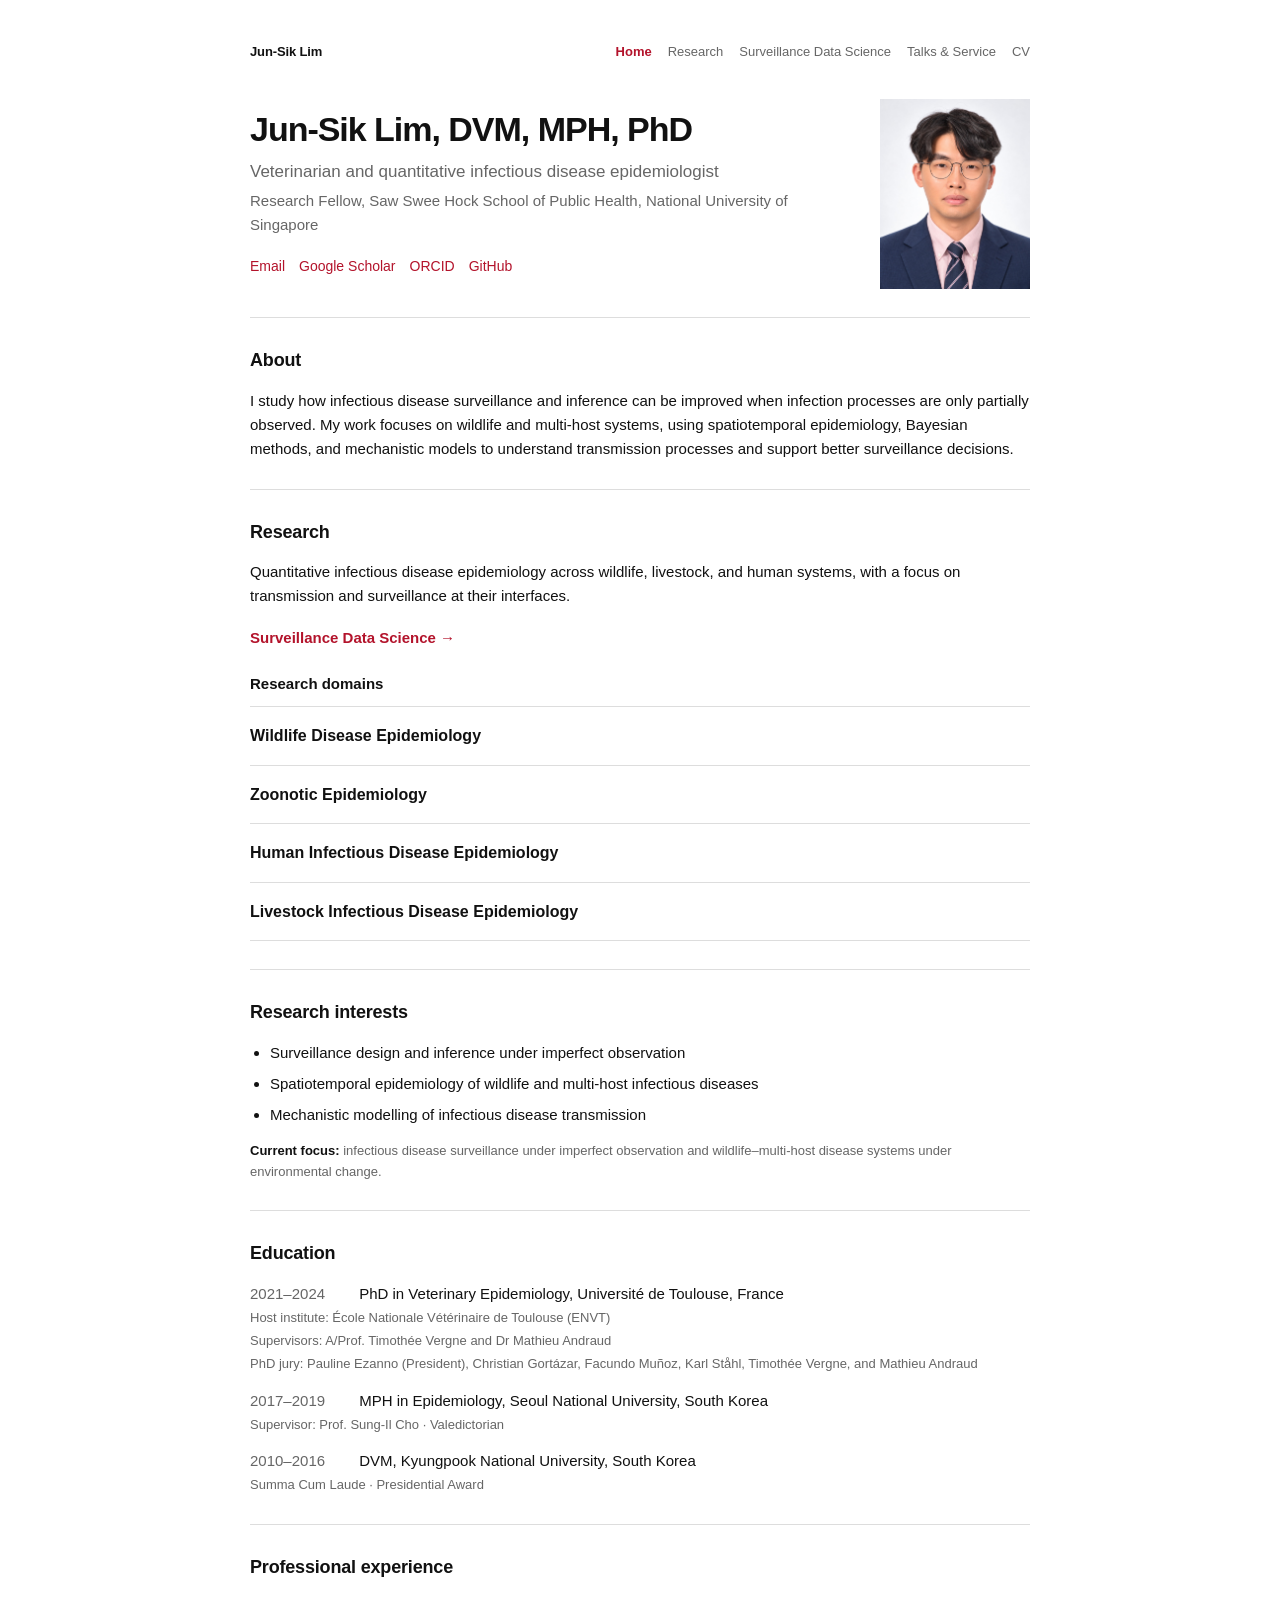
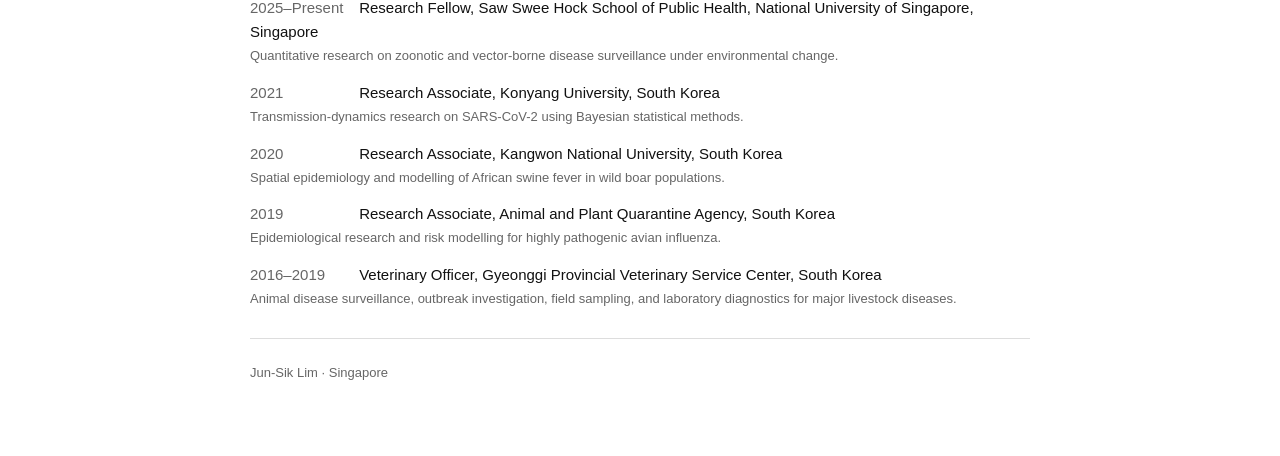
<file: index.html>
<!doctype html>
<html lang="en">
<head>
  <meta charset="utf-8">
  <meta name="viewport" content="width=device-width, initial-scale=1">
  <title>Jun-Sik Lim | Infectious Disease Epidemiologist</title>
  <meta name="description" content="Official academic website of Jun-Sik Lim, DVM, MPH, PhD — quantitative infectious disease epidemiology across wildlife, livestock, and human systems, and a research programme in Surveillance Data Science for inference and surveillance design under imperfect observation.">
  <meta name="author" content="Jun-Sik Lim">
  <meta name="robots" content="index, follow, max-image-preview:large, max-snippet:-1, max-video-preview:-1">
  <meta property="og:type" content="profile">
  <meta property="og:title" content="Jun-Sik Lim | Infectious Disease Epidemiologist">
  <meta property="og:description" content="Quantitative infectious disease epidemiology across wildlife, livestock, and human systems, with a research programme in Surveillance Data Science.">
  <meta property="profile:first_name" content="Jun-Sik">
  <meta property="profile:last_name" content="Lim">
  <link rel="stylesheet" href="assets/site.css">
  <script type="application/ld+json">
  {
    "@context": "https://schema.org",
    "@type": "ProfilePage",
    "mainEntity": {
      "@type": "Person",
      "name": "Jun-Sik Lim",
      "alternateName": ["Jun Sik Lim", "LIM Jun-Sik", "Jun-Sik LIM"],
      "honorificSuffix": ["DVM", "MPH", "PhD"],
      "jobTitle": "Research Fellow",
      "description": "Quantitative infectious disease epidemiology across wildlife, livestock, and human systems, with a research programme in Surveillance Data Science focused on inference under imperfect observation, value of information, and surveillance design.",
      "affiliation": {"@type": "CollegeOrUniversity", "name": "National University of Singapore"},
      "sameAs": [
        "https://sph.nus.edu.sg/faculty-directory/lim-jun-sik/",
        "https://scholar.google.com/citations?user=Qji39HAAAAAJ",
        "https://orcid.org/0000-0003-4645-2347",
        "https://github.com/borizook"
      ]
    }
  }
  </script>
</head>
<body>
  <main class="page">
    <nav class="site-nav" aria-label="Primary navigation">
      <a class="brand" href="index.html">Jun-Sik Lim</a>
      <div class="nav-links">
        <a class="active" href="index.html">Home</a>
        <a href="research.html">Research</a>
        <a href="surveillance-data-science.html">Surveillance Data Science</a>
        <a href="talks-service.html">Talks &amp; Service</a>
        <a href="cv.html">CV</a>
      </div>
    </nav>

    <header class="profile-header">
      <div class="profile-text">
        <h1>Jun-Sik Lim, DVM, MPH, PhD</h1>
        <p class="title">Veterinarian and quantitative infectious disease epidemiologist</p>
        <p class="affiliation">Research Fellow, Saw Swee Hock School of Public Health, National University of Singapore</p>
        <div class="links">
          <a href="mailto:jun-sik.lim@nus.edu.sg">Email</a>
          <a href="https://scholar.google.com/citations?user=Qji39HAAAAAJ" target="_blank" rel="noopener">Google Scholar</a>
          <a href="https://orcid.org/0000-0003-4645-2347" target="_blank" rel="noopener">ORCID</a>
          <a href="https://github.com/borizook" target="_blank" rel="noopener">GitHub</a>
        </div>
      </div>
      <img src="assets/profile.png" alt="Jun-Sik Lim, veterinarian and quantitative infectious disease epidemiologist" class="profile-photo" width="150" height="190" decoding="async" fetchpriority="high">
    </header>

    <section>
      <h2>About</h2>
      <p>I study how infectious disease surveillance and inference can be improved when infection processes are only partially observed. My work focuses on wildlife and multi-host systems, using spatiotemporal epidemiology, Bayesian methods, and mechanistic models to understand transmission processes and support better surveillance decisions.</p>
    </section>

    <section>
      <h2>Research</h2>
      <p style="margin:0 0 18px;">Quantitative infectious disease epidemiology across wildlife, livestock, and human systems, with a focus on transmission and surveillance at their interfaces.</p>

      <p style="margin:10px 0 22px; font-size:15px;">
        <a href="surveillance-data-science.html"><strong>Surveillance Data Science →</strong></a>
      </p>

      <h3 style="margin-bottom:10px;">Research domains</h3>
      <div class="area-grid">
        <a class="area-card" href="wildlife-disease-epidemiology.html">
          <div class="name">Wildlife Disease Epidemiology</div>
        </a>
        <a class="area-card" href="zoonotic-epidemiology.html">
          <div class="name">Zoonotic Epidemiology</div>
        </a>
        <a class="area-card" href="human-infectious-disease-epidemiology.html">
          <div class="name">Human Infectious Disease Epidemiology</div>
        </a>
        <a class="area-card" href="livestock-infectious-epidemiology.html">
          <div class="name">Livestock Infectious Disease Epidemiology</div>
        </a>
      </div>
    </section>

    <section>
      <h2>Research interests</h2>
      <ul>
        <li>Surveillance design and inference under imperfect observation</li>
        <li>Spatiotemporal epidemiology of wildlife and multi-host infectious diseases</li>
        <li>Mechanistic modelling of infectious disease transmission</li>
      </ul>
      <p class="pub-meta" style="margin-top:14px;"><strong style="color:#111111;">Current focus:</strong> infectious disease surveillance under imperfect observation and wildlife–multi-host disease systems under environmental change.</p>
    </section>

    <section>
      <h2>Education</h2>
      <div class="background-item"><span class="year">2021–2024</span> PhD in Veterinary Epidemiology, Université de Toulouse, France<div class="pub-meta">Host institute: École Nationale Vétérinaire de Toulouse (ENVT)</div><div class="pub-meta">Supervisors: A/Prof. Timothée Vergne and Dr Mathieu Andraud</div><div class="pub-meta">PhD jury: Pauline Ezanno (President), Christian Gortázar, Facundo Muñoz, Karl Ståhl, Timothée Vergne, and Mathieu Andraud</div></div>
      <div class="background-item"><span class="year">2017–2019</span> MPH in Epidemiology, Seoul National University, South Korea<div class="pub-meta">Supervisor: Prof. Sung-Il Cho · Valedictorian</div></div>
      <div class="background-item"><span class="year">2010–2016</span> DVM, Kyungpook National University, South Korea<div class="pub-meta">Summa Cum Laude · Presidential Award</div></div>
    </section>

    <section>
      <h2>Professional experience</h2>
      <div class="background-item"><span class="year">2025–Present</span> Research Fellow, Saw Swee Hock School of Public Health, National University of Singapore, Singapore<div class="pub-meta">Quantitative research on zoonotic and vector-borne disease surveillance under environmental change.</div></div>
      <div class="background-item"><span class="year">2021</span> Research Associate, Konyang University, South Korea<div class="pub-meta">Transmission-dynamics research on SARS-CoV-2 using Bayesian statistical methods.</div></div>
      <div class="background-item"><span class="year">2020</span> Research Associate, Kangwon National University, South Korea<div class="pub-meta">Spatial epidemiology and modelling of African swine fever in wild boar populations.</div></div>
      <div class="background-item"><span class="year">2019</span> Research Associate, Animal and Plant Quarantine Agency, South Korea<div class="pub-meta">Epidemiological research and risk modelling for highly pathogenic avian influenza.</div></div>
      <div class="background-item"><span class="year">2016–2019</span> Veterinary Officer, Gyeonggi Provincial Veterinary Service Center, South Korea<div class="pub-meta">Animal disease surveillance, outbreak investigation, field sampling, and laboratory diagnostics for major livestock diseases.</div></div>
    </section>

    <footer>Jun-Sik Lim · Singapore</footer>
  </main>
</body>
</html>
</file>
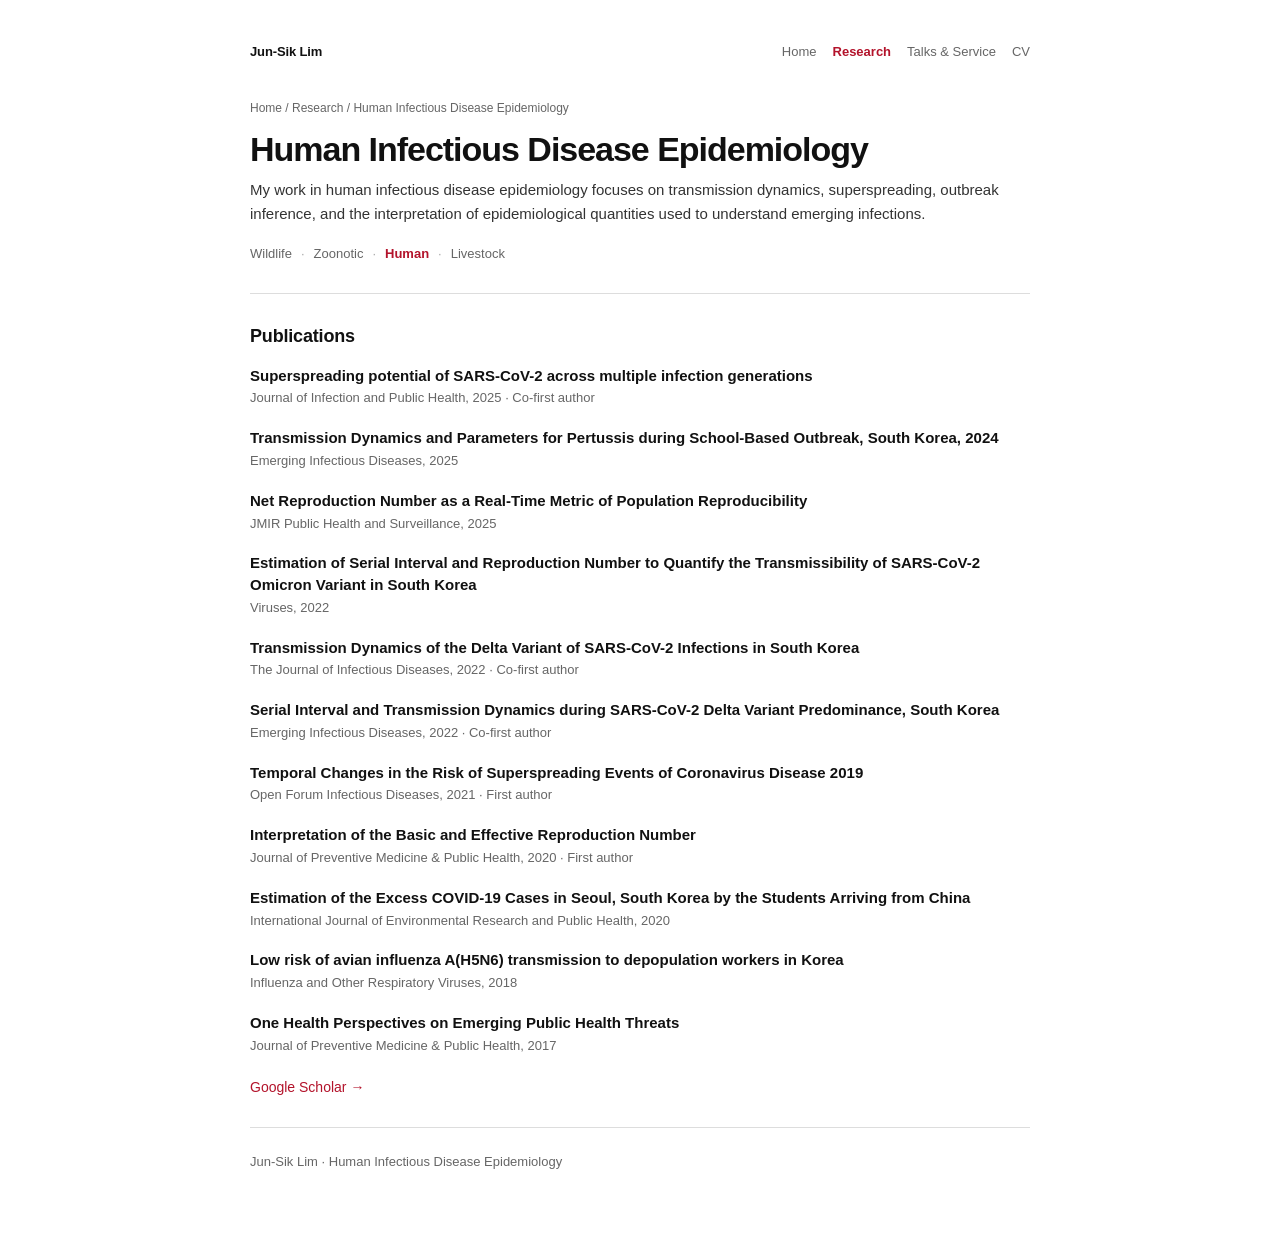
<file: human-infectious-disease-epidemiology.html>
<!doctype html>
<html lang="en">
<head><meta charset="utf-8"><meta name="viewport" content="width=device-width, initial-scale=1"><title>Human Infectious Disease Epidemiology | Jun-Sik Lim</title><meta name="description" content="Jun-Sik Lim's research and publications in human infectious disease epidemiology, transmission dynamics, superspreading, and outbreak inference."><meta name="robots" content="index, follow"><link rel="stylesheet" href="assets/site.css"></head>
<body><main class="page">
<nav class="site-nav" aria-label="Primary navigation"><a class="brand" href="index.html">Jun-Sik Lim</a><div class="nav-links"><a href="index.html">Home</a><a class="active" href="research.html">Research</a><a href="talks-service.html">Talks &amp; Service</a><a href="cv.html">CV</a></div></nav>
<div class="section-intro"><div class="breadcrumb"><a href="index.html">Home</a> / <a href="research.html">Research</a> / Human Infectious Disease Epidemiology</div><h1 class="page-title">Human Infectious Disease Epidemiology</h1><p class="lede">My work in human infectious disease epidemiology focuses on transmission dynamics, superspreading, outbreak inference, and the interpretation of epidemiological quantities used to understand emerging infections.</p><div class="research-subnav"><a href="wildlife-disease-epidemiology.html">Wildlife</a><a href="zoonotic-epidemiology.html">Zoonotic</a><a class="active" href="human-infectious-disease-epidemiology.html">Human</a><a href="livestock-infectious-epidemiology.html">Livestock</a></div></div>
<section><h2>Publications</h2>
  <div class="pub"><div class="pub-title"><a href="https://doi.org/10.1016/j.jiph.2025.102808" target="_blank" rel="noopener">Superspreading potential of SARS-CoV-2 across multiple infection generations</a></div><div class="pub-meta">Journal of Infection and Public Health, 2025 <span class="pub-role">Co-first author</span></div></div>
  <div class="pub"><div class="pub-title"><a href="https://doi.org/10.3201/eid3107.241643" target="_blank" rel="noopener">Transmission Dynamics and Parameters for Pertussis during School-Based Outbreak, South Korea, 2024</a></div><div class="pub-meta">Emerging Infectious Diseases, 2025</div></div>
  <div class="pub"><div class="pub-title"><a href="https://doi.org/10.2196/63603" target="_blank" rel="noopener">Net Reproduction Number as a Real-Time Metric of Population Reproducibility</a></div><div class="pub-meta">JMIR Public Health and Surveillance, 2025</div></div>
  <div class="pub"><div class="pub-title"><a href="https://doi.org/10.3390/v14030533" target="_blank" rel="noopener">Estimation of Serial Interval and Reproduction Number to Quantify the Transmissibility of SARS-CoV-2 Omicron Variant in South Korea</a></div><div class="pub-meta">Viruses, 2022</div></div>
  <div class="pub"><div class="pub-title"><a href="https://doi.org/10.1093/infdis/jiab586" target="_blank" rel="noopener">Transmission Dynamics of the Delta Variant of SARS-CoV-2 Infections in South Korea</a></div><div class="pub-meta">The Journal of Infectious Diseases, 2022 <span class="pub-role">Co-first author</span></div></div>
  <div class="pub"><div class="pub-title"><a href="https://doi.org/10.3201/eid2802.211774" target="_blank" rel="noopener">Serial Interval and Transmission Dynamics during SARS-CoV-2 Delta Variant Predominance, South Korea</a></div><div class="pub-meta">Emerging Infectious Diseases, 2022 <span class="pub-role">Co-first author</span></div></div>
  <div class="pub"><div class="pub-title"><a href="https://doi.org/10.1093/ofid/ofab350" target="_blank" rel="noopener">Temporal Changes in the Risk of Superspreading Events of Coronavirus Disease 2019</a></div><div class="pub-meta">Open Forum Infectious Diseases, 2021 <span class="pub-role">First author</span></div></div>
  <div class="pub"><div class="pub-title"><a href="https://doi.org/10.3961/jpmph.20.288" target="_blank" rel="noopener">Interpretation of the Basic and Effective Reproduction Number</a></div><div class="pub-meta">Journal of Preventive Medicine &amp; Public Health, 2020 <span class="pub-role">First author</span></div></div>
  <div class="pub"><div class="pub-title"><a href="https://doi.org/10.3390/ijerph17093113" target="_blank" rel="noopener">Estimation of the Excess COVID-19 Cases in Seoul, South Korea by the Students Arriving from China</a></div><div class="pub-meta">International Journal of Environmental Research and Public Health, 2020</div></div>
  <div class="pub"><div class="pub-title"><a href="https://doi.org/10.1111/irv.12530" target="_blank" rel="noopener">Low risk of avian influenza A(H5N6) transmission to depopulation workers in Korea</a></div><div class="pub-meta">Influenza and Other Respiratory Viruses, 2018</div></div>
  <div class="pub"><div class="pub-title"><a href="https://doi.org/10.3961/jpmph.17.097" target="_blank" rel="noopener">One Health Perspectives on Emerging Public Health Threats</a></div><div class="pub-meta">Journal of Preventive Medicine &amp; Public Health, 2017</div></div>
  <p style="margin-top:20px;font-size:14px;"><a href="https://scholar.google.com/citations?user=Qji39HAAAAAJ" target="_blank" rel="noopener">Google Scholar →</a></p>
</section>
<footer>Jun-Sik Lim · Human Infectious Disease Epidemiology</footer>
</main></body></html>
</file>
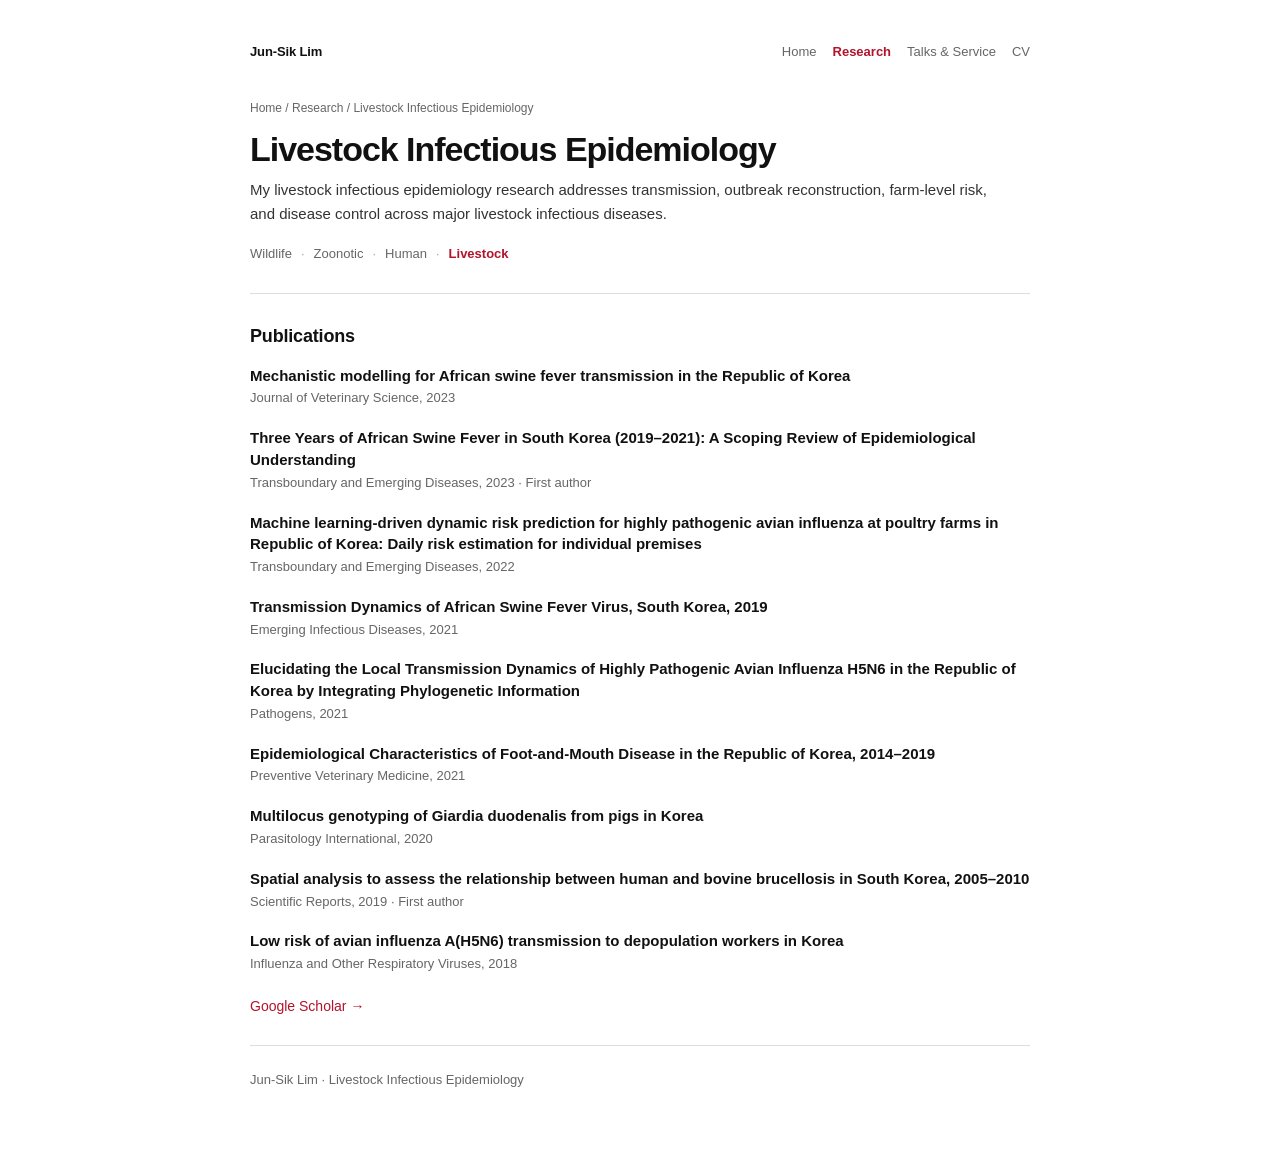
<file: livestock-infectious-epidemiology.html>
<!doctype html>
<html lang="en">
<head><meta charset="utf-8"><meta name="viewport" content="width=device-width, initial-scale=1"><title>Livestock Infectious Epidemiology | Jun-Sik Lim</title><meta name="description" content="Jun-Sik Lim's research and publications in livestock infectious epidemiology, including African swine fever, avian influenza, foot-and-mouth disease, and farm-level risk."><meta name="robots" content="index, follow"><link rel="stylesheet" href="assets/site.css"></head>
<body><main class="page">
<nav class="site-nav" aria-label="Primary navigation"><a class="brand" href="index.html">Jun-Sik Lim</a><div class="nav-links"><a href="index.html">Home</a><a class="active" href="research.html">Research</a><a href="talks-service.html">Talks &amp; Service</a><a href="cv.html">CV</a></div></nav>
<div class="section-intro"><div class="breadcrumb"><a href="index.html">Home</a> / <a href="research.html">Research</a> / Livestock Infectious Epidemiology</div><h1 class="page-title">Livestock Infectious Epidemiology</h1><p class="lede">My livestock infectious epidemiology research addresses transmission, outbreak reconstruction, farm-level risk, and disease control across major livestock infectious diseases.</p><div class="research-subnav"><a href="wildlife-disease-epidemiology.html">Wildlife</a><a href="zoonotic-epidemiology.html">Zoonotic</a><a href="human-infectious-disease-epidemiology.html">Human</a><a class="active" href="livestock-infectious-epidemiology.html">Livestock</a></div></div>
<section><h2>Publications</h2>
  <div class="pub"><div class="pub-title"><a href="https://doi.org/10.4142/jvs.22262" target="_blank" rel="noopener">Mechanistic modelling for African swine fever transmission in the Republic of Korea</a></div><div class="pub-meta">Journal of Veterinary Science, 2023</div></div>
  <div class="pub"><div class="pub-title"><a href="https://doi.org/10.1155/2023/4686980" target="_blank" rel="noopener">Three Years of African Swine Fever in South Korea (2019–2021): A Scoping Review of Epidemiological Understanding</a></div><div class="pub-meta">Transboundary and Emerging Diseases, 2023 <span class="pub-role">First author</span></div></div>
  <div class="pub"><div class="pub-title"><a href="https://doi.org/10.1111/tbed.14419" target="_blank" rel="noopener">Machine learning-driven dynamic risk prediction for highly pathogenic avian influenza at poultry farms in Republic of Korea: Daily risk estimation for individual premises</a></div><div class="pub-meta">Transboundary and Emerging Diseases, 2022</div></div>
  <div class="pub"><div class="pub-title"><a href="https://doi.org/10.3201/eid2707.204230" target="_blank" rel="noopener">Transmission Dynamics of African Swine Fever Virus, South Korea, 2019</a></div><div class="pub-meta">Emerging Infectious Diseases, 2021</div></div>
  <div class="pub"><div class="pub-title"><a href="https://doi.org/10.3390/pathogens10060691" target="_blank" rel="noopener">Elucidating the Local Transmission Dynamics of Highly Pathogenic Avian Influenza H5N6 in the Republic of Korea by Integrating Phylogenetic Information</a></div><div class="pub-meta">Pathogens, 2021</div></div>
  <div class="pub"><div class="pub-title"><a href="https://doi.org/10.1016/j.prevetmed.2021.105284" target="_blank" rel="noopener">Epidemiological Characteristics of Foot-and-Mouth Disease in the Republic of Korea, 2014–2019</a></div><div class="pub-meta">Preventive Veterinary Medicine, 2021</div></div>
  <div class="pub"><div class="pub-title"><a href="https://doi.org/10.1016/j.parint.2020.102154" target="_blank" rel="noopener">Multilocus genotyping of Giardia duodenalis from pigs in Korea</a></div><div class="pub-meta">Parasitology International, 2020</div></div>
  <div class="pub"><div class="pub-title"><a href="https://doi.org/10.1038/s41598-019-43043-7" target="_blank" rel="noopener">Spatial analysis to assess the relationship between human and bovine brucellosis in South Korea, 2005–2010</a></div><div class="pub-meta">Scientific Reports, 2019 <span class="pub-role">First author</span></div></div>
  <div class="pub"><div class="pub-title"><a href="https://doi.org/10.1111/irv.12530" target="_blank" rel="noopener">Low risk of avian influenza A(H5N6) transmission to depopulation workers in Korea</a></div><div class="pub-meta">Influenza and Other Respiratory Viruses, 2018</div></div>
  <p style="margin-top:20px;font-size:14px;"><a href="https://scholar.google.com/citations?user=Qji39HAAAAAJ" target="_blank" rel="noopener">Google Scholar →</a></p>
</section>
<footer>Jun-Sik Lim · Livestock Infectious Epidemiology</footer>
</main></body></html>
</file>
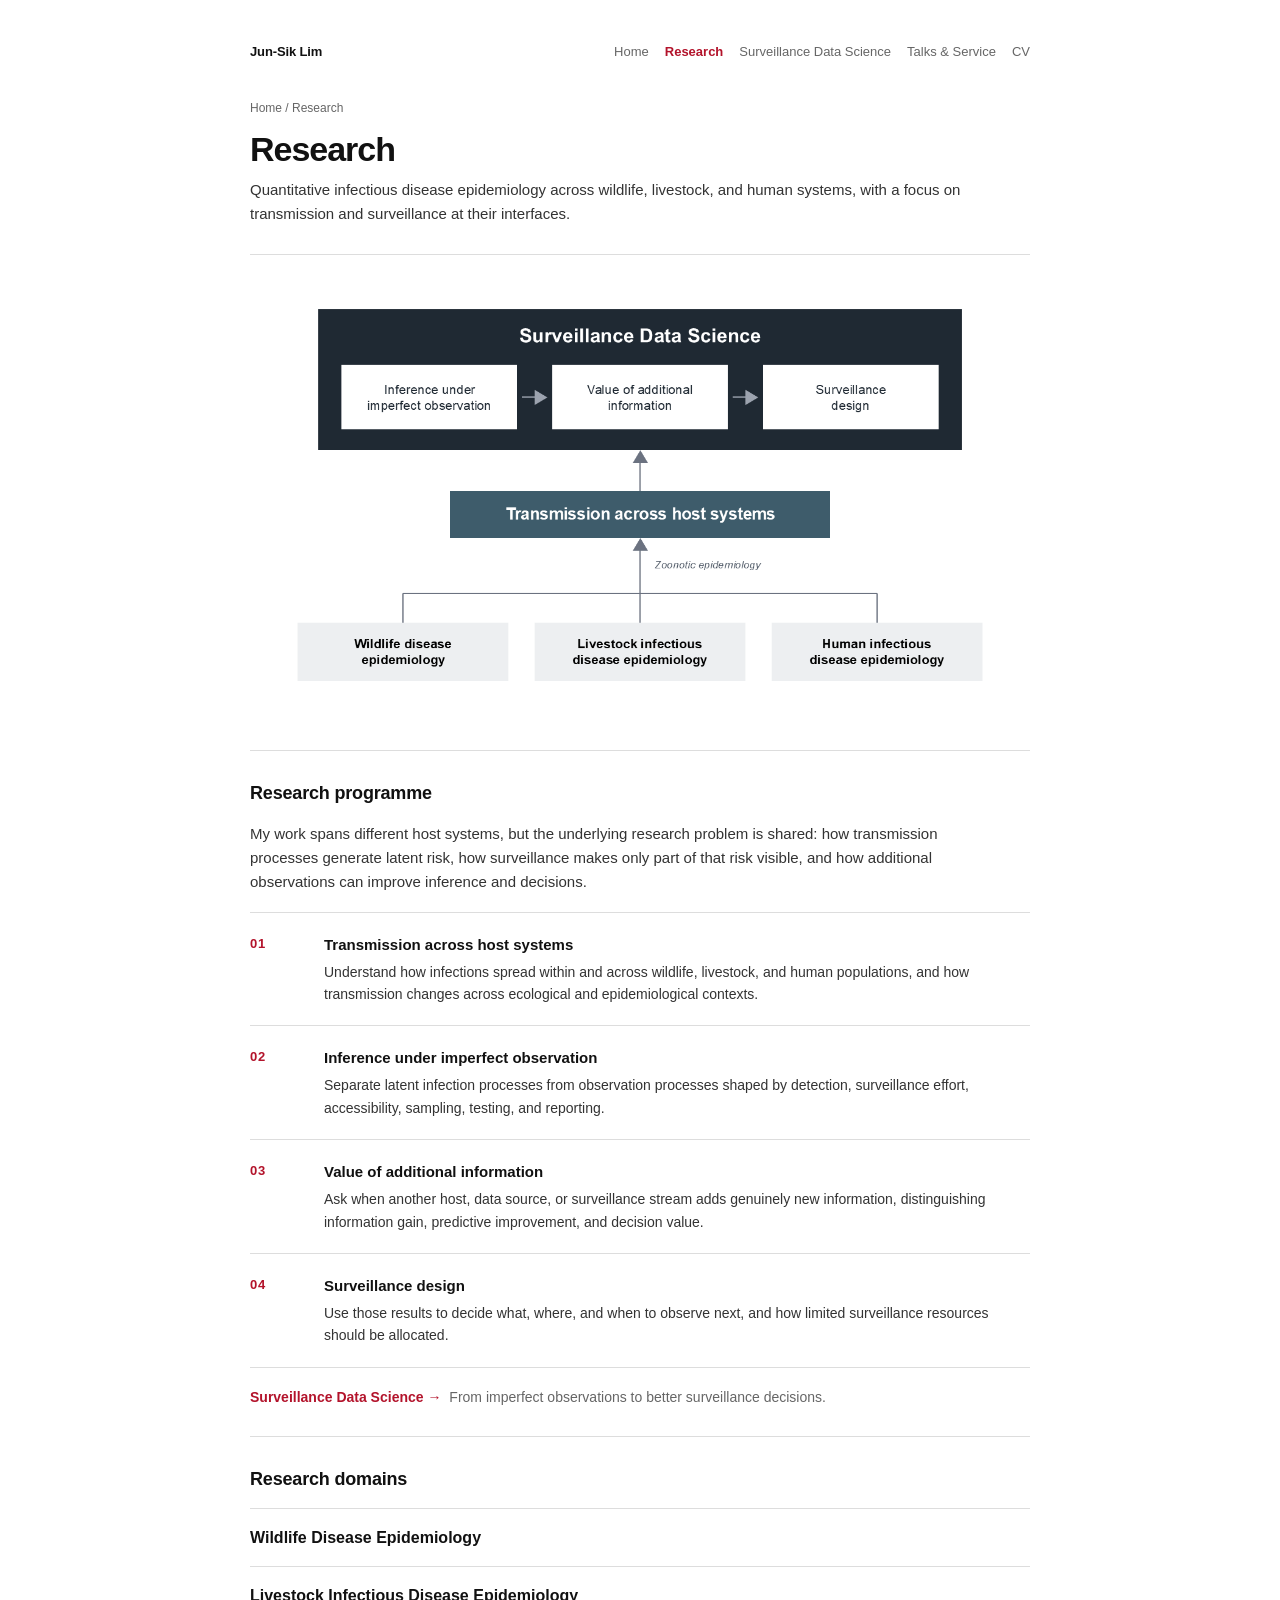
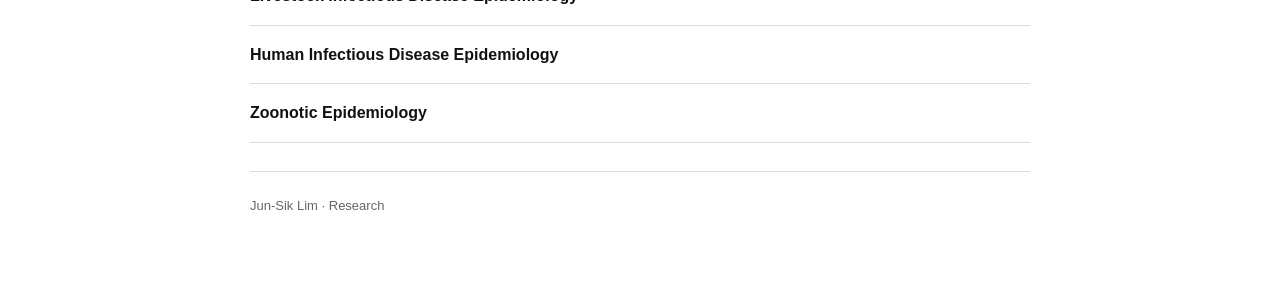
<file: research.html>
<!doctype html>
<html lang="en">
<head>
  <meta charset="utf-8">
  <meta name="viewport" content="width=device-width, initial-scale=1">
  <title>Research | Jun-Sik Lim</title>
  <meta name="description" content="Research programme of Jun-Sik Lim: quantitative infectious disease epidemiology across wildlife, livestock, and human systems, with a focus on transmission, imperfect observation, and surveillance design.">
  <meta name="robots" content="index, follow, max-image-preview:large">
  <link rel="stylesheet" href="assets/site.css">
</head>
<body>
<main class="page">
  <nav class="site-nav" aria-label="Primary navigation">
    <a class="brand" href="index.html">Jun-Sik Lim</a>
    <div class="nav-links">
      <a href="index.html">Home</a>
      <a class="active" href="research.html">Research</a><a href="surveillance-data-science.html">Surveillance Data Science</a>
      <a href="talks-service.html">Talks &amp; Service</a>
      <a href="cv.html">CV</a>
    </div>
  </nav>

  <div class="section-intro">
    <div class="breadcrumb"><a href="index.html">Home</a> / Research</div>
    <h1 class="page-title">Research</h1>
    <p class="lede">Quantitative infectious disease epidemiology across wildlife, livestock, and human systems, with a focus on transmission and surveillance at their interfaces.</p>
  </div>

  <section aria-label="Research framework">
    <figure class="research-figure">
      <img
        src="assets/surveillance-data-science-framework.png"
        alt="Conceptual framework showing wildlife disease epidemiology, livestock infectious disease epidemiology, and human infectious disease epidemiology converging through zoonotic epidemiology toward multi-host infectious disease systems."
        width="1312"
        height="1199"
        loading="eager"
        decoding="async"
      >
    </figure>
  </section>

  <section>
    <h2>Research programme</h2>
    <p class="section-note">My work spans different host systems, but the underlying research problem is shared: how transmission processes generate latent risk, how surveillance makes only part of that risk visible, and how additional observations can improve inference and decisions.</p>

    <div class="programme-list" aria-label="Research programme stages">
      <div class="programme-step">
        <div class="programme-index">01</div>
        <div>
          <h3>Transmission across host systems</h3>
          <p>Understand how infections spread within and across wildlife, livestock, and human populations, and how transmission changes across ecological and epidemiological contexts.</p>
        </div>
      </div>

      <div class="programme-step">
        <div class="programme-index">02</div>
        <div>
          <h3>Inference under imperfect observation</h3>
          <p>Separate latent infection processes from observation processes shaped by detection, surveillance effort, accessibility, sampling, testing, and reporting.</p>
        </div>
      </div>

      <div class="programme-step">
        <div class="programme-index">03</div>
        <div>
          <h3>Value of additional information</h3>
          <p>Ask when another host, data source, or surveillance stream adds genuinely new information, distinguishing information gain, predictive improvement, and decision value.</p>
        </div>
      </div>

      <div class="programme-step">
        <div class="programme-index">04</div>
        <div>
          <h3>Surveillance design</h3>
          <p>Use those results to decide what, where, and when to observe next, and how limited surveillance resources should be allocated.</p>
        </div>
      </div>
    </div>

    <p class="programme-link"><a href="surveillance-data-science.html"><strong>Surveillance Data Science →</strong></a> From imperfect observations to better surveillance decisions.</p>
  </section>

  <section>
    <h2>Research domains</h2>
    <div class="area-grid">
      <a class="area-card" href="wildlife-disease-epidemiology.html">
        <div class="name">Wildlife Disease Epidemiology</div>
      </a>
      <a class="area-card" href="livestock-infectious-epidemiology.html">
        <div class="name">Livestock Infectious Disease Epidemiology</div>
      </a>
      <a class="area-card" href="human-infectious-disease-epidemiology.html">
        <div class="name">Human Infectious Disease Epidemiology</div>
      </a>
      <a class="area-card" href="zoonotic-epidemiology.html">
        <div class="name">Zoonotic Epidemiology</div>
      </a>
    </div>
  </section>

  <footer>Jun-Sik Lim · Research</footer>
</main>
</body>
</html>
</file>
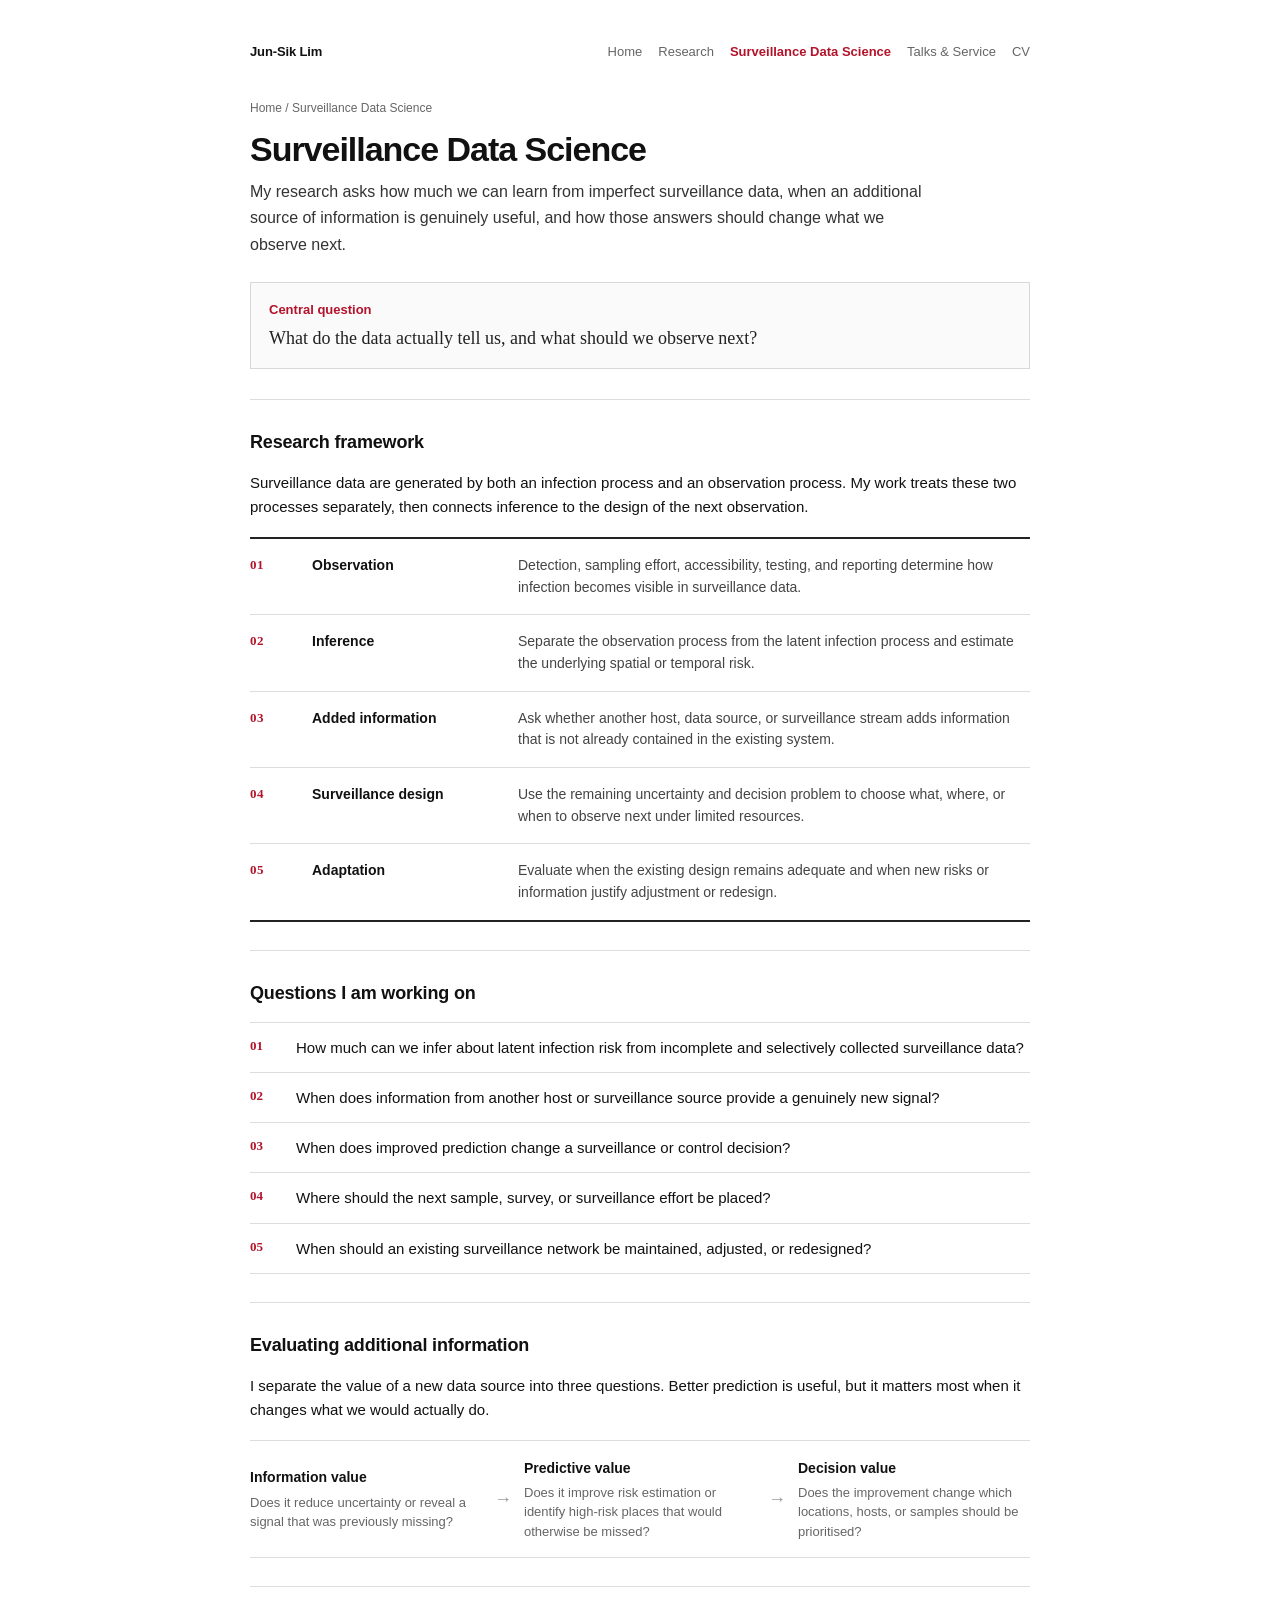
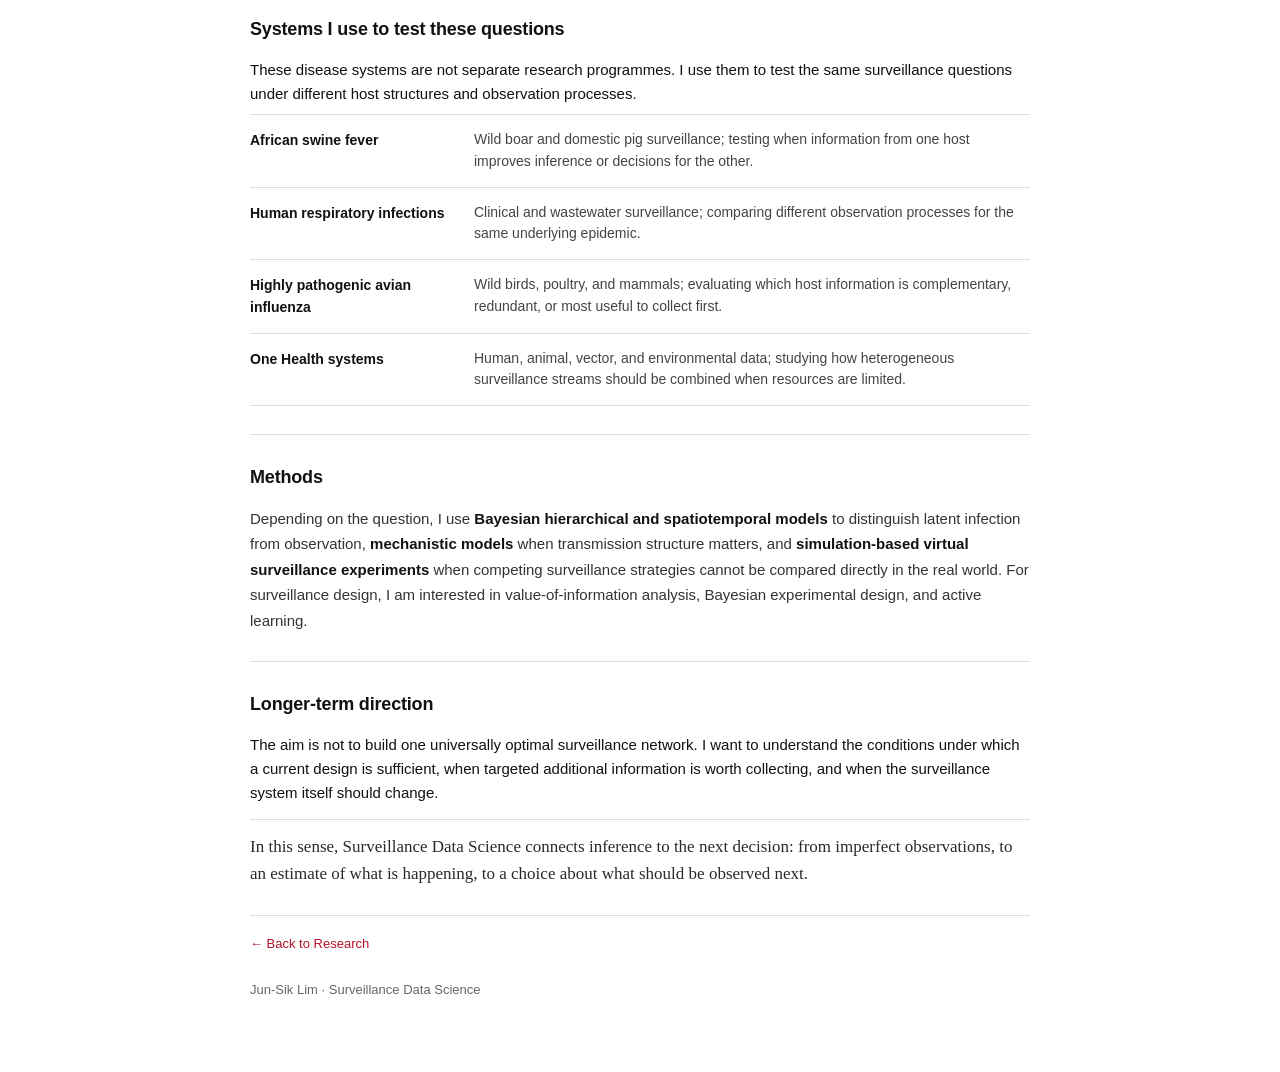
<file: surveillance-data-science.html>
<!doctype html>
<html lang="en">
<head>
  <meta charset="utf-8">
  <meta name="viewport" content="width=device-width, initial-scale=1">
  <title>Surveillance Data Science | Jun-Sik Lim</title>
  <meta name="description" content="Jun-Sik Lim's research programme on inference from imperfect infectious disease surveillance data and the design of better surveillance systems.">
  <meta name="robots" content="index, follow, max-image-preview:large">
  <link rel="stylesheet" href="assets/site.css">

  <style>
    /* Page-specific styling: restrained, academic, and consistent with the site. */
    .sds-intro{
      padding:0 0 30px;
      border-bottom:1px solid var(--line);
    }

    .sds-intro .subtitle{
      max-width:690px;
      margin-top:10px;
      color:#333;
      font-size:16px;
      line-height:1.65;
    }

    .programme-note{
      margin-top:24px;
      padding:17px 18px 16px;
      border:1px solid #d8d8d8;
      background:#fafafa;
    }

    .programme-note strong{
      display:block;
      margin-bottom:4px;
      font-size:13px;
      color:var(--accent);
    }

    .programme-note p{
      font-family:Georgia,"Times New Roman",serif;
      font-size:18px;
      line-height:1.5;
      color:#222;
    }

    .framework{
      margin-top:18px;
      border-top:2px solid #222;
      border-bottom:2px solid #222;
    }

    .framework-row{
      display:grid;
      grid-template-columns:46px 190px 1fr;
      gap:16px;
      align-items:start;
      padding:16px 0;
      border-bottom:1px solid var(--line);
    }

    .framework-row:last-child{
      border-bottom:0;
    }

    .framework-step{
      color:var(--accent);
      font-family:Georgia,"Times New Roman",serif;
      font-size:13px;
      font-weight:700;
      letter-spacing:.04em;
    }

    .framework-title{
      font-size:14px;
      font-weight:700;
      line-height:1.45;
    }

    .framework-text{
      color:#444;
      font-size:14px;
      line-height:1.55;
    }

    .value-sequence{
      display:grid;
      grid-template-columns:1fr auto 1fr auto 1fr;
      align-items:center;
      gap:12px;
      margin-top:18px;
      padding:16px 0;
      border-top:1px solid var(--line);
      border-bottom:1px solid var(--line);
    }

    .value-item strong{
      display:block;
      margin-bottom:4px;
      font-size:14px;
    }

    .value-item span{
      display:block;
      color:var(--muted);
      font-size:13px;
      line-height:1.5;
    }

    .value-arrow{
      color:#999;
      font-size:18px;
    }

    .question-list{
      margin:2px 0 0;
      padding:0;
      list-style:none;
      counter-reset:sdsq;
      border-top:1px solid var(--line);
    }

    .question-list li{
      counter-increment:sdsq;
      display:grid;
      grid-template-columns:34px 1fr;
      gap:12px;
      margin:0;
      padding:13px 0;
      border-bottom:1px solid var(--line);
      line-height:1.55;
    }

    .question-list li::before{
      content:counter(sdsq, decimal-leading-zero);
      color:var(--accent);
      font-family:Georgia,"Times New Roman",serif;
      font-size:13px;
      font-weight:700;
    }

    .systems-table{
      margin-top:8px;
      border-top:1px solid var(--line);
    }

    .systems-row{
      display:grid;
      grid-template-columns:200px 1fr;
      gap:24px;
      padding:14px 0;
      border-bottom:1px solid var(--line);
    }

    .systems-name{
      font-size:14px;
      font-weight:700;
    }

    .systems-detail{
      color:#444;
      font-size:14px;
      line-height:1.55;
    }

    .methods{
      color:#333;
      line-height:1.7;
    }

    .methods strong{
      color:var(--text);
    }

    .closing{
      margin-top:14px;
      padding-top:14px;
      border-top:1px solid var(--line);
      font-family:Georgia,"Times New Roman",serif;
      font-size:17px;
      line-height:1.55;
      color:#2a2a2a;
    }

    @media(max-width:620px){
      .framework-row{
        grid-template-columns:34px 1fr;
        gap:5px 12px;
      }
      .framework-text{
        grid-column:2;
      }
      .systems-row{
        grid-template-columns:1fr;
        gap:3px;
      }
      .value-sequence{
        grid-template-columns:1fr;
        gap:8px;
      }
      .value-arrow{
        transform:rotate(90deg);
        justify-self:start;
        margin-left:8px;
      }
    }
  </style>
</head>

<body>
<main class="page">
  <nav class="site-nav" aria-label="Primary navigation">
    <a class="brand" href="index.html">Jun-Sik Lim</a>
    <div class="nav-links">
      <a href="index.html">Home</a>
      <a href="research.html">Research</a>
      <a class="active" href="surveillance-data-science.html">Surveillance Data Science</a>
      <a href="talks-service.html">Talks &amp; Service</a>
      <a href="cv.html">CV</a>
    </div>
  </nav>

  <header class="sds-intro">
    <div class="breadcrumb"><a href="index.html">Home</a> / Surveillance Data Science</div>
    <h1>Surveillance Data Science</h1>
    <p class="subtitle">
      My research asks how much we can learn from imperfect surveillance data, when an additional source of information is genuinely useful, and how those answers should change what we observe next.
    </p>

    <div class="programme-note">
      <strong>Central question</strong>
      <p>What do the data actually tell us, and what should we observe next?</p>
    </div>
  </header>

  <section>
    <h2>Research framework</h2>
    <p>
      Surveillance data are generated by both an infection process and an observation process. My work treats these two processes separately, then connects inference to the design of the next observation.
    </p>

    <div class="framework" aria-label="Surveillance Data Science research framework">
      <div class="framework-row">
        <div class="framework-step">01</div>
        <div class="framework-title">Observation</div>
        <div class="framework-text">Detection, sampling effort, accessibility, testing, and reporting determine how infection becomes visible in surveillance data.</div>
      </div>
      <div class="framework-row">
        <div class="framework-step">02</div>
        <div class="framework-title">Inference</div>
        <div class="framework-text">Separate the observation process from the latent infection process and estimate the underlying spatial or temporal risk.</div>
      </div>
      <div class="framework-row">
        <div class="framework-step">03</div>
        <div class="framework-title">Added information</div>
        <div class="framework-text">Ask whether another host, data source, or surveillance stream adds information that is not already contained in the existing system.</div>
      </div>
      <div class="framework-row">
        <div class="framework-step">04</div>
        <div class="framework-title">Surveillance design</div>
        <div class="framework-text">Use the remaining uncertainty and decision problem to choose what, where, or when to observe next under limited resources.</div>
      </div>
      <div class="framework-row">
        <div class="framework-step">05</div>
        <div class="framework-title">Adaptation</div>
        <div class="framework-text">Evaluate when the existing design remains adequate and when new risks or information justify adjustment or redesign.</div>
      </div>
    </div>
  </section>

  <section>
    <h2>Questions I am working on</h2>
    <ol class="question-list">
      <li>How much can we infer about latent infection risk from incomplete and selectively collected surveillance data?</li>
      <li>When does information from another host or surveillance source provide a genuinely new signal?</li>
      <li>When does improved prediction change a surveillance or control decision?</li>
      <li>Where should the next sample, survey, or surveillance effort be placed?</li>
      <li>When should an existing surveillance network be maintained, adjusted, or redesigned?</li>
    </ol>
  </section>

  <section>
    <h2>Evaluating additional information</h2>
    <p>
      I separate the value of a new data source into three questions. Better prediction is useful, but it matters most when it changes what we would actually do.
    </p>

    <div class="value-sequence" aria-label="Information, predictive, and decision value">
      <div class="value-item">
        <strong>Information value</strong>
        <span>Does it reduce uncertainty or reveal a signal that was previously missing?</span>
      </div>
      <div class="value-arrow" aria-hidden="true">→</div>
      <div class="value-item">
        <strong>Predictive value</strong>
        <span>Does it improve risk estimation or identify high-risk places that would otherwise be missed?</span>
      </div>
      <div class="value-arrow" aria-hidden="true">→</div>
      <div class="value-item">
        <strong>Decision value</strong>
        <span>Does the improvement change which locations, hosts, or samples should be prioritised?</span>
      </div>
    </div>
  </section>

  <section>
    <h2>Systems I use to test these questions</h2>
    <p>
      These disease systems are not separate research programmes. I use them to test the same surveillance questions under different host structures and observation processes.
    </p>

    <div class="systems-table">
      <div class="systems-row">
        <div class="systems-name">African swine fever</div>
        <div class="systems-detail">Wild boar and domestic pig surveillance; testing when information from one host improves inference or decisions for the other.</div>
      </div>
      <div class="systems-row">
        <div class="systems-name">Human respiratory infections</div>
        <div class="systems-detail">Clinical and wastewater surveillance; comparing different observation processes for the same underlying epidemic.</div>
      </div>
      <div class="systems-row">
        <div class="systems-name">Highly pathogenic avian influenza</div>
        <div class="systems-detail">Wild birds, poultry, and mammals; evaluating which host information is complementary, redundant, or most useful to collect first.</div>
      </div>
      <div class="systems-row">
        <div class="systems-name">One Health systems</div>
        <div class="systems-detail">Human, animal, vector, and environmental data; studying how heterogeneous surveillance streams should be combined when resources are limited.</div>
      </div>
    </div>
  </section>

  <section>
    <h2>Methods</h2>
    <p class="methods">
      Depending on the question, I use <strong>Bayesian hierarchical and spatiotemporal models</strong> to distinguish latent infection from observation, <strong>mechanistic models</strong> when transmission structure matters, and <strong>simulation-based virtual surveillance experiments</strong> when competing surveillance strategies cannot be compared directly in the real world. For surveillance design, I am interested in value-of-information analysis, Bayesian experimental design, and active learning.
    </p>
  </section>

  <section>
    <h2>Longer-term direction</h2>
    <p>
      The aim is not to build one universally optimal surveillance network. I want to understand the conditions under which a current design is sufficient, when targeted additional information is worth collecting, and when the surveillance system itself should change.
    </p>
    <p class="closing">
      In this sense, Surveillance Data Science connects inference to the next decision: from imperfect observations, to an estimate of what is happening, to a choice about what should be observed next.
    </p>
  </section>

  <p class="back-link"><a href="research.html">← Back to Research</a></p>
  <footer>Jun-Sik Lim · Surveillance Data Science</footer>
</main>
</body>
</html>
</file>
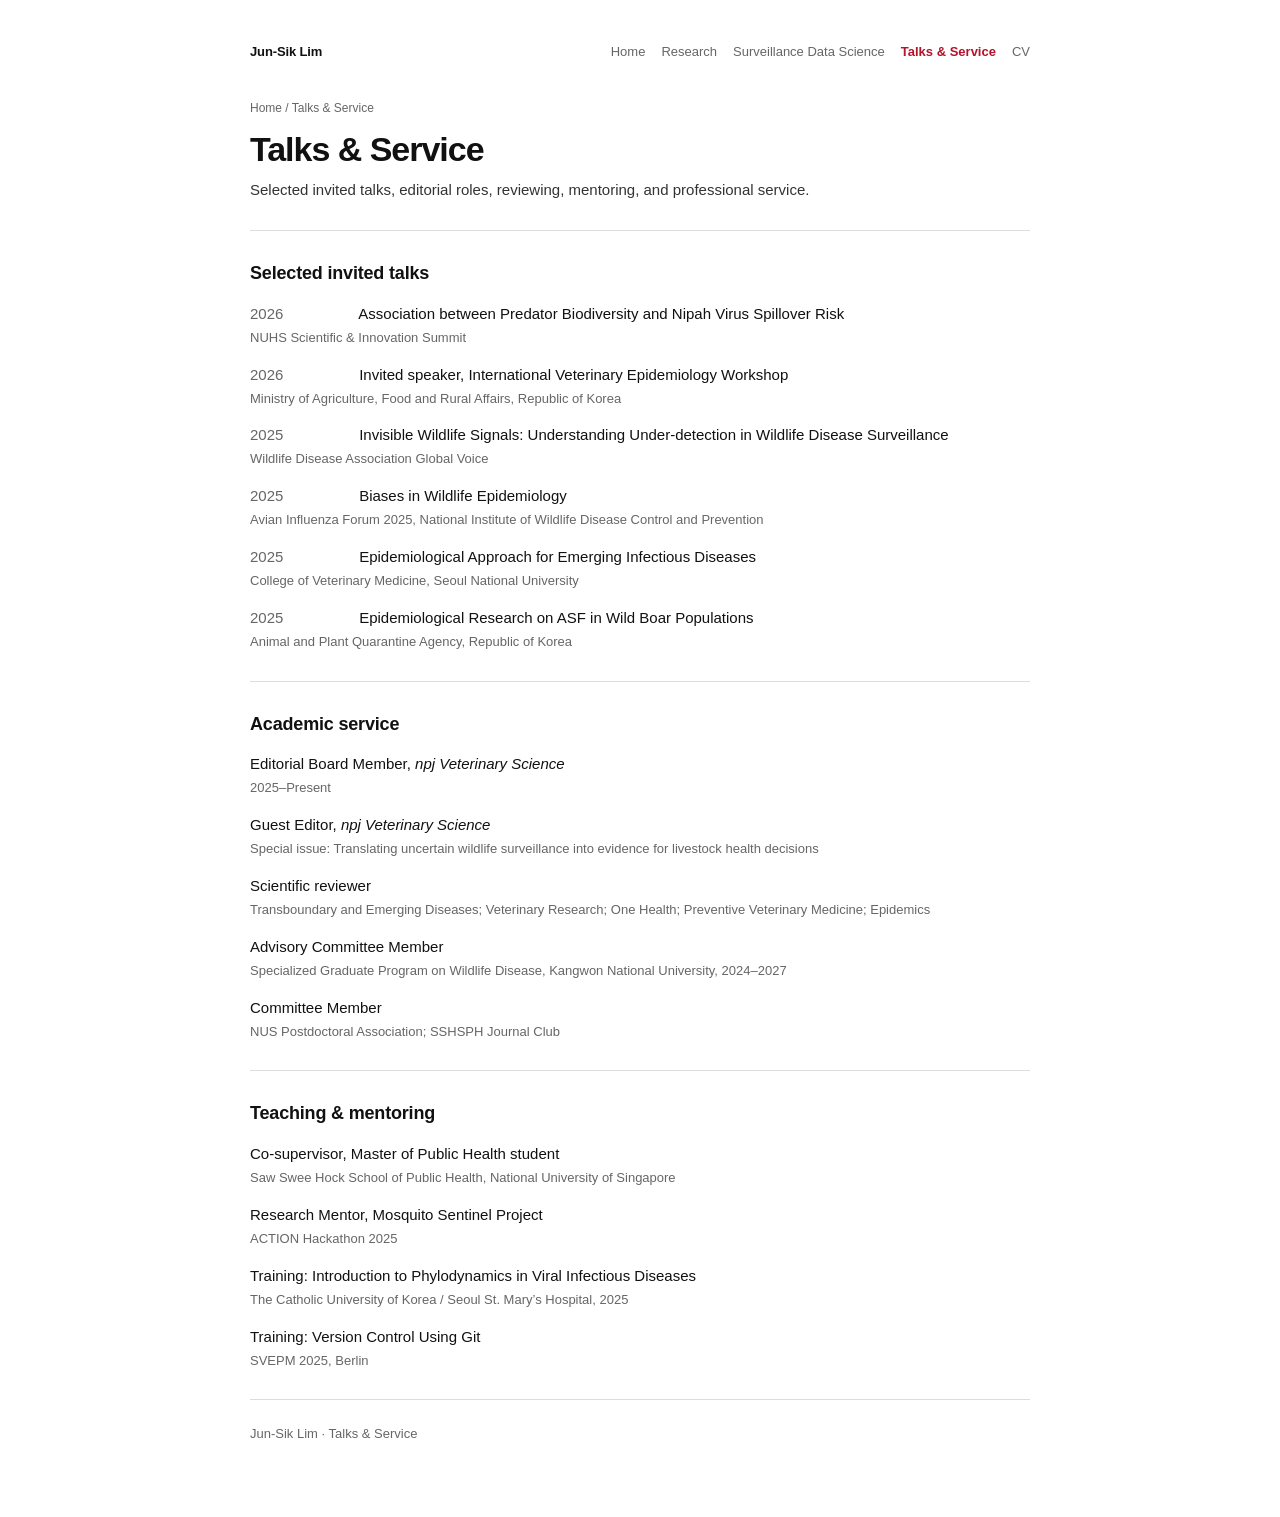
<file: talks-service.html>
<!doctype html>
<html lang="en">
<head><meta charset="utf-8"><meta name="viewport" content="width=device-width, initial-scale=1"><title>Talks &amp; Service | Jun-Sik Lim</title><meta name="description" content="Selected invited talks, editorial service, reviewing, mentoring, and academic service by Jun-Sik Lim."><meta name="robots" content="index, follow"><link rel="stylesheet" href="assets/site.css"></head>
<body><main class="page">
<nav class="site-nav" aria-label="Primary navigation"><a class="brand" href="index.html">Jun-Sik Lim</a><div class="nav-links"><a href="index.html">Home</a><a href="research.html">Research</a><a href="surveillance-data-science.html">Surveillance Data Science</a><a class="active" href="talks-service.html">Talks &amp; Service</a><a href="cv.html">CV</a></div></nav>
<div class="section-intro"><div class="breadcrumb"><a href="index.html">Home</a> / Talks &amp; Service</div><h1 class="page-title">Talks &amp; Service</h1><p class="lede">Selected invited talks, editorial roles, reviewing, mentoring, and professional service.</p></div>
<section><h2>Selected invited talks</h2>
  <div class="background-item"><span class="year">2026</span> Association between Predator Biodiversity and Nipah Virus Spillover Risk<div class="pub-meta">NUHS Scientific &amp; Innovation Summit</div></div>
  <div class="background-item"><span class="year">2026</span> Invited speaker, International Veterinary Epidemiology Workshop<div class="pub-meta">Ministry of Agriculture, Food and Rural Affairs, Republic of Korea</div></div>
  <div class="background-item"><span class="year">2025</span> Invisible Wildlife Signals: Understanding Under-detection in Wildlife Disease Surveillance<div class="pub-meta">Wildlife Disease Association Global Voice</div></div>
  <div class="background-item"><span class="year">2025</span> Biases in Wildlife Epidemiology<div class="pub-meta">Avian Influenza Forum 2025, National Institute of Wildlife Disease Control and Prevention</div></div>
  <div class="background-item"><span class="year">2025</span> Epidemiological Approach for Emerging Infectious Diseases<div class="pub-meta">College of Veterinary Medicine, Seoul National University</div></div>
  <div class="background-item"><span class="year">2025</span> Epidemiological Research on ASF in Wild Boar Populations<div class="pub-meta">Animal and Plant Quarantine Agency, Republic of Korea</div></div>
</section>
<section><h2>Academic service</h2>
  <div class="background-item">Editorial Board Member, <em>npj Veterinary Science</em><div class="pub-meta">2025–Present</div></div>
  <div class="background-item">Guest Editor, <em>npj Veterinary Science</em><div class="pub-meta">Special issue: Translating uncertain wildlife surveillance into evidence for livestock health decisions</div></div>
  <div class="background-item">Scientific reviewer<div class="pub-meta">Transboundary and Emerging Diseases; Veterinary Research; One Health; Preventive Veterinary Medicine; Epidemics</div></div>
  <div class="background-item">Advisory Committee Member<div class="pub-meta">Specialized Graduate Program on Wildlife Disease, Kangwon National University, 2024–2027</div></div>
  <div class="background-item">Committee Member<div class="pub-meta">NUS Postdoctoral Association; SSHSPH Journal Club</div></div>
</section>
<section><h2>Teaching &amp; mentoring</h2>
  <div class="background-item">Co-supervisor, Master of Public Health student<div class="pub-meta">Saw Swee Hock School of Public Health, National University of Singapore</div></div>
  <div class="background-item">Research Mentor, Mosquito Sentinel Project<div class="pub-meta">ACTION Hackathon 2025</div></div>
  <div class="background-item">Training: Introduction to Phylodynamics in Viral Infectious Diseases<div class="pub-meta">The Catholic University of Korea / Seoul St. Mary’s Hospital, 2025</div></div>
  <div class="background-item">Training: Version Control Using Git<div class="pub-meta">SVEPM 2025, Berlin</div></div>
</section>
<footer>Jun-Sik Lim · Talks &amp; Service</footer>
</main></body></html>
</file>
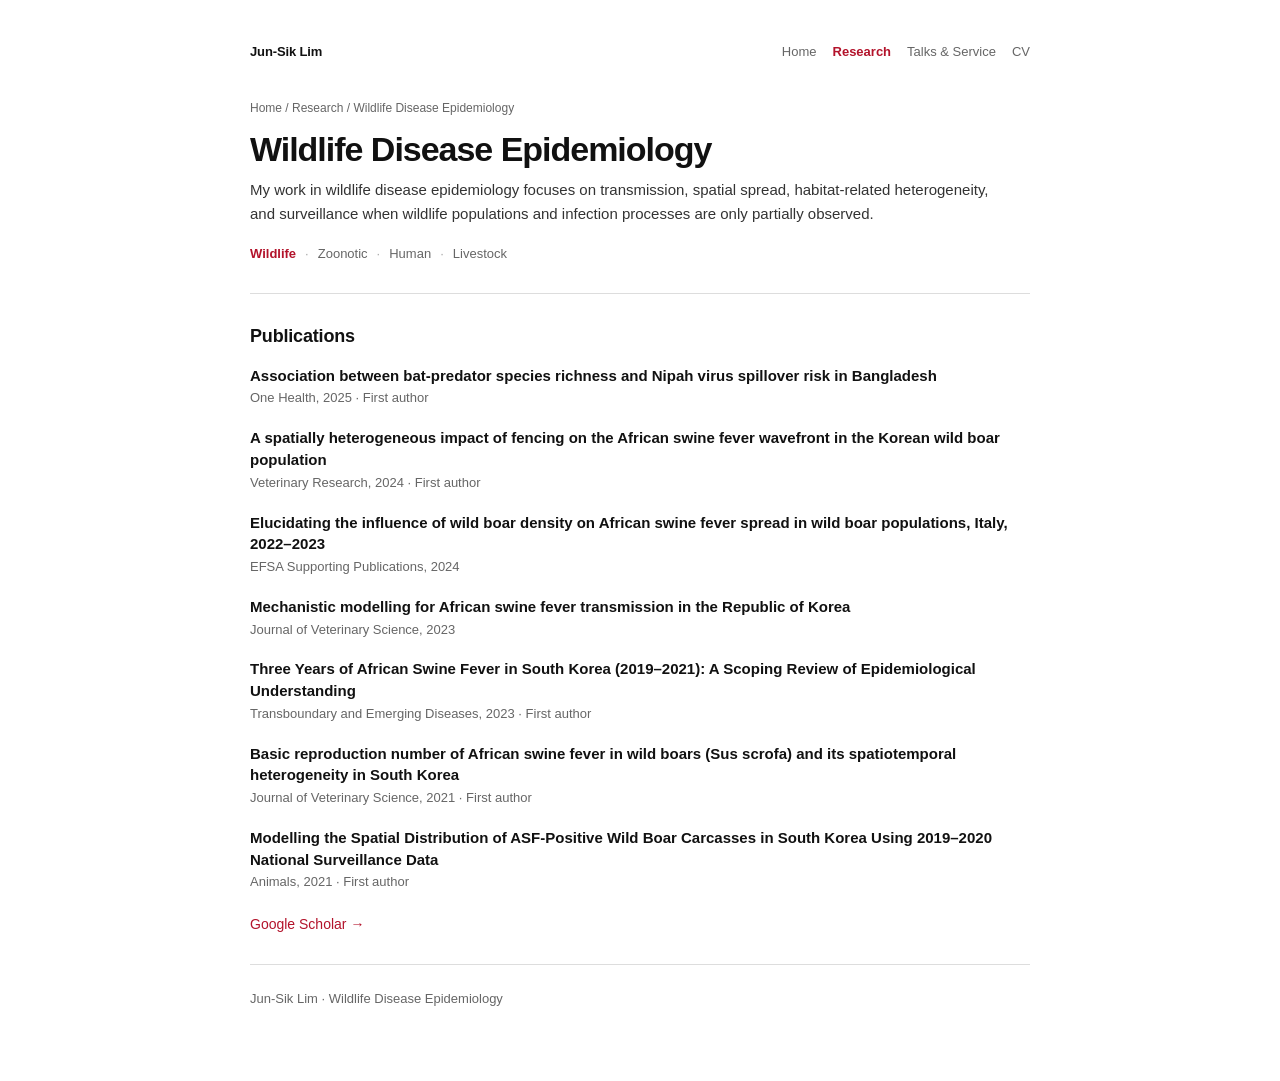
<file: wildlife-disease-epidemiology.html>
<!doctype html>
<html lang="en">
<head>
  <meta charset="utf-8"><meta name="viewport" content="width=device-width, initial-scale=1">
  <title>Wildlife Disease Epidemiology | Jun-Sik Lim</title>
  <meta name="description" content="Jun-Sik Lim's research and publications in wildlife disease epidemiology, including African swine fever, spatial spread, habitat suitability, and wildlife surveillance.">
  <meta name="robots" content="index, follow"><link rel="stylesheet" href="assets/site.css">
</head>
<body><main class="page">
<nav class="site-nav" aria-label="Primary navigation"><a class="brand" href="index.html">Jun-Sik Lim</a><div class="nav-links"><a href="index.html">Home</a><a class="active" href="research.html">Research</a><a href="talks-service.html">Talks &amp; Service</a><a href="cv.html">CV</a></div></nav>
<div class="section-intro">
  <div class="breadcrumb"><a href="index.html">Home</a> / <a href="research.html">Research</a> / Wildlife Disease Epidemiology</div>
  <h1 class="page-title">Wildlife Disease Epidemiology</h1>
  <p class="lede">My work in wildlife disease epidemiology focuses on transmission, spatial spread, habitat-related heterogeneity, and surveillance when wildlife populations and infection processes are only partially observed.</p>
  <div class="research-subnav"><a class="active" href="wildlife-disease-epidemiology.html">Wildlife</a><a href="zoonotic-epidemiology.html">Zoonotic</a><a href="human-infectious-disease-epidemiology.html">Human</a><a href="livestock-infectious-epidemiology.html">Livestock</a></div>
</div>
<section><h2>Publications</h2>
  <div class="pub"><div class="pub-title"><a href="https://doi.org/10.1016/j.onehlt.2025.101274" target="_blank" rel="noopener">Association between bat-predator species richness and Nipah virus spillover risk in Bangladesh</a></div><div class="pub-meta">One Health, 2025 <span class="pub-role">First author</span></div></div>
  <div class="pub"><div class="pub-title"><a href="https://doi.org/10.1186/s13567-024-01422-7" target="_blank" rel="noopener">A spatially heterogeneous impact of fencing on the African swine fever wavefront in the Korean wild boar population</a></div><div class="pub-meta">Veterinary Research, 2024 <span class="pub-role">First author</span></div></div>
  <div class="pub"><div class="pub-title"><a href="https://doi.org/10.2903/sp.efsa.2024.EN-9049" target="_blank" rel="noopener">Elucidating the influence of wild boar density on African swine fever spread in wild boar populations, Italy, 2022–2023</a></div><div class="pub-meta">EFSA Supporting Publications, 2024</div></div>
  <div class="pub"><div class="pub-title"><a href="https://doi.org/10.4142/jvs.22262" target="_blank" rel="noopener">Mechanistic modelling for African swine fever transmission in the Republic of Korea</a></div><div class="pub-meta">Journal of Veterinary Science, 2023</div></div>
  <div class="pub"><div class="pub-title"><a href="https://doi.org/10.1155/2023/4686980" target="_blank" rel="noopener">Three Years of African Swine Fever in South Korea (2019–2021): A Scoping Review of Epidemiological Understanding</a></div><div class="pub-meta">Transboundary and Emerging Diseases, 2023 <span class="pub-role">First author</span></div></div>
  <div class="pub"><div class="pub-title"><a href="https://doi.org/10.4142/jvs.2021.22.e71" target="_blank" rel="noopener">Basic reproduction number of African swine fever in wild boars (Sus scrofa) and its spatiotemporal heterogeneity in South Korea</a></div><div class="pub-meta">Journal of Veterinary Science, 2021 <span class="pub-role">First author</span></div></div>
  <div class="pub"><div class="pub-title"><a href="https://doi.org/10.3390/ani11051208" target="_blank" rel="noopener">Modelling the Spatial Distribution of ASF-Positive Wild Boar Carcasses in South Korea Using 2019–2020 National Surveillance Data</a></div><div class="pub-meta">Animals, 2021 <span class="pub-role">First author</span></div></div>
  <p style="margin-top:20px;font-size:14px;"><a href="https://scholar.google.com/citations?user=Qji39HAAAAAJ" target="_blank" rel="noopener">Google Scholar →</a></p>
</section>
<footer>Jun-Sik Lim · Wildlife Disease Epidemiology</footer>
</main></body></html>
</file>
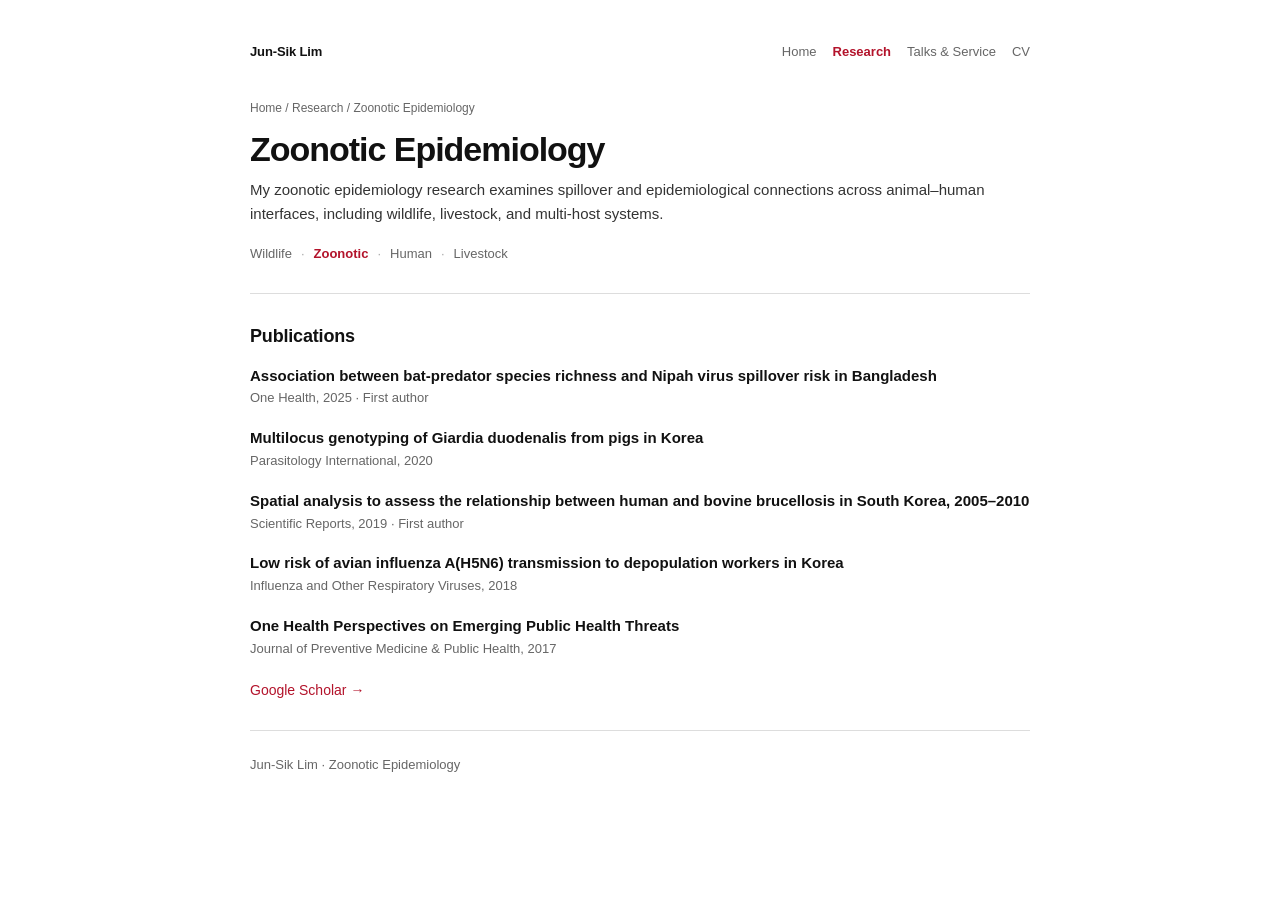
<file: zoonotic-epidemiology.html>
<!doctype html>
<html lang="en">
<head><meta charset="utf-8"><meta name="viewport" content="width=device-width, initial-scale=1"><title>Zoonotic Epidemiology | Jun-Sik Lim</title><meta name="description" content="Jun-Sik Lim's research and publications in zoonotic epidemiology, spillover, One Health, and animal–human infectious disease interfaces."><meta name="robots" content="index, follow"><link rel="stylesheet" href="assets/site.css"></head>
<body><main class="page">
<nav class="site-nav" aria-label="Primary navigation"><a class="brand" href="index.html">Jun-Sik Lim</a><div class="nav-links"><a href="index.html">Home</a><a class="active" href="research.html">Research</a><a href="talks-service.html">Talks &amp; Service</a><a href="cv.html">CV</a></div></nav>
<div class="section-intro"><div class="breadcrumb"><a href="index.html">Home</a> / <a href="research.html">Research</a> / Zoonotic Epidemiology</div><h1 class="page-title">Zoonotic Epidemiology</h1><p class="lede">My zoonotic epidemiology research examines spillover and epidemiological connections across animal–human interfaces, including wildlife, livestock, and multi-host systems.</p><div class="research-subnav"><a href="wildlife-disease-epidemiology.html">Wildlife</a><a class="active" href="zoonotic-epidemiology.html">Zoonotic</a><a href="human-infectious-disease-epidemiology.html">Human</a><a href="livestock-infectious-epidemiology.html">Livestock</a></div></div>
<section><h2>Publications</h2>
  <div class="pub"><div class="pub-title"><a href="https://doi.org/10.1016/j.onehlt.2025.101274" target="_blank" rel="noopener">Association between bat-predator species richness and Nipah virus spillover risk in Bangladesh</a></div><div class="pub-meta">One Health, 2025 <span class="pub-role">First author</span></div></div>
  <div class="pub"><div class="pub-title"><a href="https://doi.org/10.1016/j.parint.2020.102154" target="_blank" rel="noopener">Multilocus genotyping of Giardia duodenalis from pigs in Korea</a></div><div class="pub-meta">Parasitology International, 2020</div></div>
  <div class="pub"><div class="pub-title"><a href="https://doi.org/10.1038/s41598-019-43043-7" target="_blank" rel="noopener">Spatial analysis to assess the relationship between human and bovine brucellosis in South Korea, 2005–2010</a></div><div class="pub-meta">Scientific Reports, 2019 <span class="pub-role">First author</span></div></div>
  <div class="pub"><div class="pub-title"><a href="https://doi.org/10.1111/irv.12530" target="_blank" rel="noopener">Low risk of avian influenza A(H5N6) transmission to depopulation workers in Korea</a></div><div class="pub-meta">Influenza and Other Respiratory Viruses, 2018</div></div>
  <div class="pub"><div class="pub-title"><a href="https://doi.org/10.3961/jpmph.17.097" target="_blank" rel="noopener">One Health Perspectives on Emerging Public Health Threats</a></div><div class="pub-meta">Journal of Preventive Medicine &amp; Public Health, 2017</div></div>
  <p style="margin-top:20px;font-size:14px;"><a href="https://scholar.google.com/citations?user=Qji39HAAAAAJ" target="_blank" rel="noopener">Google Scholar →</a></p>
</section>
<footer>Jun-Sik Lim · Zoonotic Epidemiology</footer>
</main></body></html>
</file>
<file: assets/site.css>
:root{
  --text:#111111;
  --muted:#666666;
  --line:#dddddd;
  --accent:#b3132b;
  --bg:#ffffff;
  --max:780px;
}

*{box-sizing:border-box}
html{scroll-behavior:smooth}

body{
  margin:0;
  background:var(--bg);
  color:var(--text);
  font-family:Arial,Helvetica,"Apple SD Gothic Neo","Noto Sans KR",sans-serif;
  line-height:1.6;
  -webkit-font-smoothing:antialiased;
  text-rendering:optimizeLegibility;
}

a{
  color:var(--accent);
  text-decoration:none;
}

a:hover{text-decoration:underline}

.page{
  width:min(var(--max),calc(100% - 36px));
  margin:0 auto;
  padding:42px 0 72px;
}

/* Minimal navigation: same visual language as the original one-page site */
.site-nav{
  display:flex;
  justify-content:space-between;
  align-items:baseline;
  gap:24px;
  margin-bottom:34px;
  font-size:13px;
}

.brand{
  color:var(--text);
  font-weight:700;
  letter-spacing:-0.01em;
  white-space:nowrap;
}

.brand:hover{
  color:var(--accent);
  text-decoration:none;
}

.nav-links{
  display:flex;
  flex-wrap:wrap;
  justify-content:flex-end;
  gap:16px;
}

.nav-links a{
  color:var(--muted);
  padding-bottom:2px;
}

.nav-links a:hover{
  color:var(--text);
  text-decoration:none;
}

.nav-links a.active{
  color:var(--accent);
  font-weight:700;
}

.profile-header{
  display:flex;
  justify-content:space-between;
  align-items:center;
  gap:40px;
  padding-bottom:28px;
  border-bottom:1px solid var(--line);
}

.profile-text{
  flex:1;
  min-width:0;
}

.profile-photo{
  width:150px;
  height:190px;
  object-fit:cover;
  object-position:center top;
  flex:0 0 auto;
}

h1{
  margin:0 0 8px;
  font-size:34px;
  line-height:1.15;
  font-weight:700;
  letter-spacing:-0.03em;
}

.page-title{
  font-size:34px;
}

.title{
  margin:0;
  font-size:17px;
  color:var(--muted);
}

.affiliation{
  margin:4px 0 0;
  font-size:15px;
  color:var(--muted);
}

.links{
  display:flex;
  flex-wrap:wrap;
  gap:14px;
  margin-top:18px;
  font-size:14px;
}

.section-intro{
  padding:0 0 28px;
  border-bottom:1px solid var(--line);
}

.breadcrumb{
  margin:0 0 12px;
  font-size:12px;
  color:var(--muted);
}

.breadcrumb a{color:var(--muted)}
.breadcrumb a:hover{color:var(--accent)}

.lede{
  max-width:760px;
  margin-top:9px;
  color:#333333;
  font-size:15px;
}

section{
  padding:28px 0;
  border-bottom:1px solid var(--line);
}

h2{
  margin:0 0 14px;
  font-size:18px;
  font-weight:700;
  letter-spacing:-0.01em;
}

h3{
  margin:0 0 6px;
  font-size:15px;
  font-weight:700;
}

p{
  margin:0;
  font-size:15px;
}

.muted{color:var(--muted)}
.small{font-size:13px;color:var(--muted)}

ul{
  margin:0;
  padding-left:20px;
}

li{
  margin:7px 0;
  font-size:15px;
}

/* Research landing page — intentionally not card-like. */
.area-grid{
  display:block;
  margin-top:0;
  border-top:1px solid var(--line);
}

.area-card{
  display:block;
  padding:18px 0 17px;
  border-bottom:1px solid var(--line);
  color:var(--text);
  background:transparent;
}

.area-card:hover{
  text-decoration:none;
}

.area-card .kicker{
  margin-bottom:3px;
  font-size:12px;
  color:var(--muted);
  text-transform:none;
  letter-spacing:0;
}

.area-card .name{
  font-size:16px;
  font-weight:700;
  line-height:1.4;
}

.area-card:hover .name{color:var(--accent)}

.area-card .desc{
  max-width:690px;
  margin-top:5px;
  font-size:14px;
  color:var(--muted);
  line-height:1.55;
}

/* Research category links: plain academic navigation, no pills. */
.research-subnav{
  display:flex;
  flex-wrap:wrap;
  align-items:center;
  margin-top:18px;
  font-size:13px;
}

.research-subnav a{
  color:var(--muted);
}

.research-subnav a + a::before{
  content:"·";
  display:inline-block;
  margin:0 9px;
  color:#aaaaaa;
  font-weight:400;
}

.research-subnav a:hover{
  color:var(--accent);
  text-decoration:none;
}

.research-subnav a.active{
  color:var(--accent);
  font-weight:700;
}

.pub{
  margin-bottom:18px;
}

.pub:last-child{margin-bottom:0}

.pub-title{
  font-size:15px;
  font-weight:600;
  line-height:1.45;
}

.pub-title a{color:var(--text)}

.pub-title a:hover{
  color:var(--accent);
  text-decoration:none;
}

.pub-meta{
  margin-top:2px;
  font-size:13px;
  color:var(--muted);
}

/* Author-role labels stay quiet, like the original metadata lines. */
.pub-role{
  display:inline;
  margin-left:0;
  padding:0;
  border:0;
  color:var(--muted);
  font-size:13px;
  line-height:inherit;
  vertical-align:0;
  white-space:normal;
}

.pub-role::before{content:" · "}

.background-item{
  margin-bottom:14px;
  font-size:15px;
}

.background-item:last-child{margin-bottom:0}

.year{
  color:var(--muted);
  display:inline-block;
  min-width:105px;
}

.cv-grid{
  display:block;
}

.cv-block{
  padding:0;
}

.back-link{
  display:inline-block;
  margin-top:18px;
  font-size:13px;
}

footer{
  padding-top:24px;
  font-size:13px;
  color:var(--muted);
}

@media(max-width:560px){
  .page{padding-top:30px}

  .site-nav{
    flex-direction:column;
    align-items:flex-start;
    gap:10px;
    margin-bottom:28px;
  }

  .nav-links{
    justify-content:flex-start;
    gap:13px;
  }

  .profile-header{
    flex-direction:column-reverse;
    align-items:flex-start;
    gap:24px;
  }

  .profile-photo{
    width:120px;
    height:150px;
  }

  h1,.page-title{font-size:30px}

  .year{
    display:block;
    min-width:0;
    margin-bottom:2px;
  }

  .research-subnav{
    gap:8px 14px;
  }

  .research-subnav a + a::before{
    display:none;
  }
}

/* Research programme structure */
.research-figure{
  margin:0;
}

.research-figure img{
  display:block;
  width:100%;
  height:auto;
}

.section-note{
  max-width:730px;
  color:#333333;
  margin-bottom:18px;
}

.programme-list{
  border-top:1px solid var(--line);
}

.programme-step{
  display:grid;
  grid-template-columns:56px 1fr;
  gap:18px;
  padding:20px 0;
  border-bottom:1px solid var(--line);
}

.programme-step h3{
  margin:0 0 4px;
  font-size:15px;
}

.programme-step p{
  color:#333333;
  font-size:14px;
}

.programme-index{
  padding-top:1px;
  color:var(--accent);
  font-size:13px;
  font-weight:700;
  letter-spacing:.05em;
}

.programme-word{
  padding-top:1px;
  color:var(--accent);
  font-size:13px;
  font-weight:700;
}

.programme-link{
  margin-top:18px;
  color:var(--muted);
  font-size:14px;
}

.programme-link a{
  margin-right:4px;
}

.system-list{
  border-top:1px solid var(--line);
}

.system-item{
  padding:17px 0;
  border-bottom:1px solid var(--line);
}

.system-item h3{
  margin:0 0 3px;
}

.system-item p{
  color:#333333;
  font-size:14px;
}

@media(max-width:560px){
  .programme-step{
    grid-template-columns:1fr;
    gap:4px;
    padding:17px 0;
  }
}

/* Surveillance Data Science: intentionally plain academic layout */
.sds-page{
  max-width:780px;
}

.sds-header{
  padding:4px 0 30px;
  border-bottom:1px solid var(--line);
}

.sds-header h1{
  margin-bottom:10px;
}

.sds-deck{
  max-width:650px;
  color:#333333;
  font-size:17px;
  line-height:1.55;
}

.sds-page section p + p{
  margin-top:12px;
}

.sds-paragraph{
  color:#333333;
}

.sds-questions{
  margin:2px 0 0;
  padding:0;
  list-style:none;
  border-top:1px solid var(--line);
  counter-reset:sds-question;
}

.sds-questions li{
  position:relative;
  margin:0;
  padding:18px 0 18px 44px;
  border-bottom:1px solid var(--line);
  counter-increment:sds-question;
}

.sds-questions li::before{
  content:counter(sds-question) ".";
  position:absolute;
  left:0;
  top:17px;
  color:var(--accent);
  font-size:14px;
  font-weight:700;
}

.sds-questions strong{
  display:block;
  margin-bottom:3px;
  font-size:15px;
}

.sds-questions span{
  display:block;
  max-width:690px;
  color:var(--muted);
  font-size:14px;
  line-height:1.55;
}

.sds-values{
  margin:18px 0 0;
  border-top:1px solid var(--line);
}

.sds-values > div{
  display:grid;
  grid-template-columns:150px 1fr;
  gap:22px;
  padding:15px 0;
  border-bottom:1px solid var(--line);
}

.sds-values dt{
  font-size:14px;
  font-weight:700;
}

.sds-values dd{
  margin:0;
  color:#444444;
  font-size:14px;
  line-height:1.55;
}

.sds-methods{
  padding-top:3px;
  color:var(--muted);
  font-size:14px;
}

.sds-methods strong{
  color:var(--text);
}

.sds-section-intro{
  max-width:700px;
  color:#333333;
}

.sds-system-list{
  margin-top:17px;
  border-top:1px solid var(--line);
}

.sds-system-row{
  display:grid;
  grid-template-columns:250px 1fr;
  gap:22px;
  padding:14px 0;
  border-bottom:1px solid var(--line);
}

.sds-system-title{
  font-size:14px;
  font-weight:700;
}

.sds-system-detail{
  color:var(--muted);
  font-size:14px;
}

@media(max-width:560px){
  .sds-deck{font-size:16px}

  .sds-values > div,
  .sds-system-row{
    grid-template-columns:1fr;
    gap:3px;
  }

  .sds-values > div{padding:14px 0}
  .sds-system-row{padding:13px 0}
}
</file>
